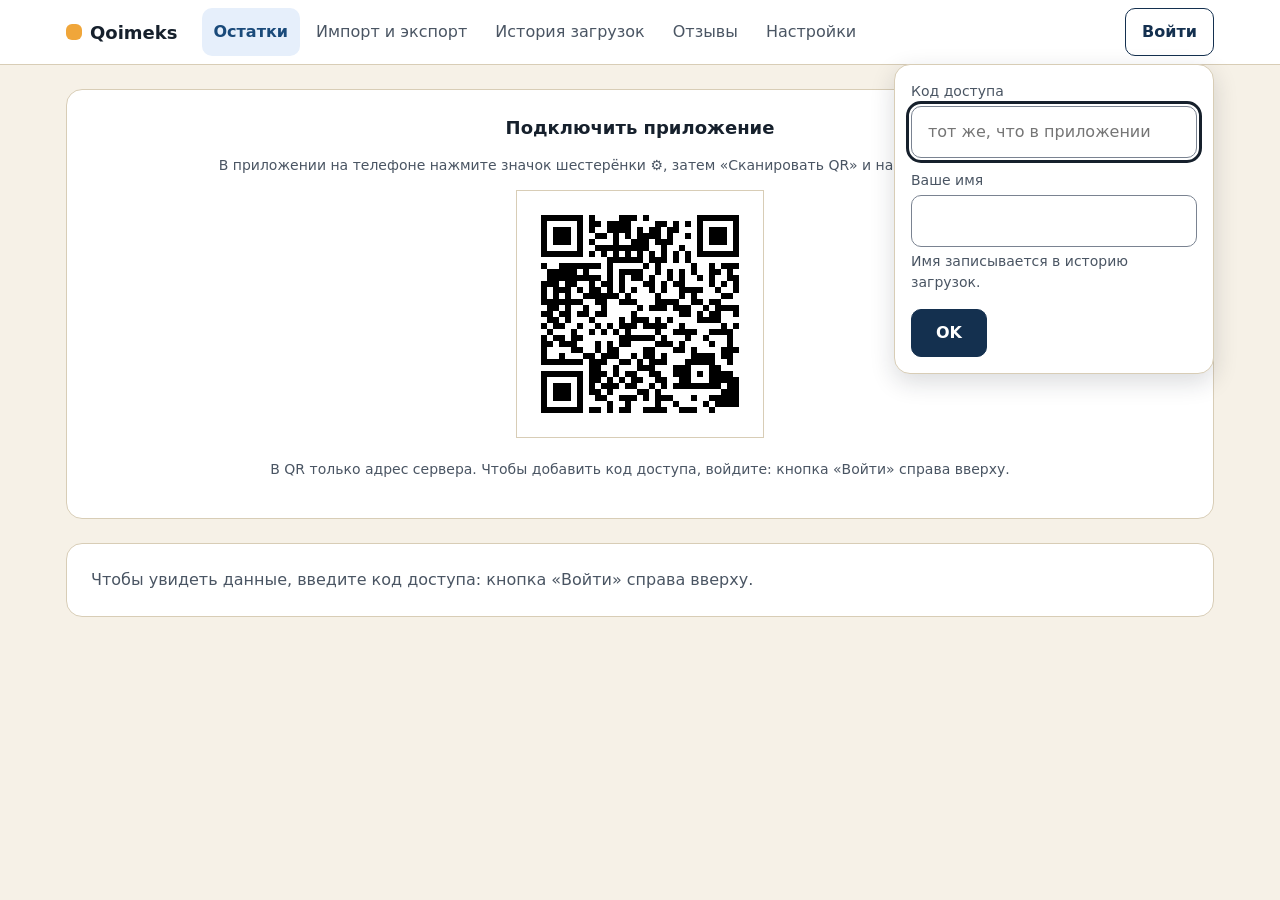
<file: server/internal/api/web.html>
<!doctype html>
<html lang="ru">
<head>
<meta charset="utf-8">
<meta name="viewport" content="width=device-width, initial-scale=1">
<title>Qoimeks</title>
<style>
  /* Design tokens: ai-dala design system 0.2, light theme (generated tokens.css, copied inline: no external request).
     The fonts are named with system fallbacks; font files are not bundled yet. */
  :root {
    --c-bg: #f6f1e7;
    --c-surface: #ffffff;
    --c-surface-2: #ede5d4;
    --c-text: #16202c;
    --c-text-soft: #4a5563;
    --c-text-mute: #5f6876;
    --c-border: #d8cdb6;
    --c-control-border: #7a8391;
    --c-focus: #16202c;
    --c-brand: #f0a63a;
    --c-primary: #14304f;
    --c-primary-hover: #1f4a77;
    --c-on-primary: #ffffff;
    --c-accent-text: #1a4a7a;
    --c-success: #2f9e44;
    --c-success-bg: #e3f4e7;
    --c-success-text: #1b6b34;
    --c-warning: #a07600;
    --c-warning-bg: #fff3c4;
    --c-warning-text: #5e4400;
    --c-error: #c92a2a;
    --c-on-error: #ffffff;
    --c-error-bg: #fde8e8;
    --c-error-text: #9b1c1c;
    --c-info: #2f6bc9;
    --c-info-bg: #e6effb;
    --c-info-text: #1e4f9a;
    --font-display: 'Literata', Georgia, serif;
    --font-sans: 'Onest', system-ui, -apple-system, 'Segoe UI', sans-serif;
    --font-mono: 'JetBrains Mono', ui-monospace, Consolas, monospace;
    --text-xs: 12px;
    --text-sm: 14px;
    --text-base: 16px;
    --text-lg: 18px;
    --text-xl: 20px;
    --text-2xl: 24px;
    --text-3xl: 30px;
    --text-4xl: 38px;
    --space-1: 4px;
    --space-2: 8px;
    --space-3: 12px;
    --space-4: 16px;
    --space-6: 24px;
    --space-8: 32px;
    --space-12: 48px;
    --space-16: 64px;
    --radius-sm: 6px;
    --radius-md: 10px;
    --radius-lg: 16px;
    --radius-full: 9999px;
    --size-touch-min: 48px;
    --size-touch-min-desktop: 36px;
    --size-input-height: 52px;
    --size-icon: 24px;
    --size-content-max: 1180px;
  }
  * { box-sizing: border-box; }
  body { margin: 0; font: var(--text-base)/1.5 var(--font-sans); color: var(--c-text); background: var(--c-bg); }
  main { max-width: var(--size-content-max); margin: 0 auto; padding: var(--space-6) var(--space-4) var(--space-16); }
  h1 { font-size: var(--text-2xl); margin: 0 0 var(--space-1); }
  p.lead { color: var(--c-text-soft); margin: 0; }
  section { background: var(--c-surface); border: 1px solid var(--c-border); border-radius: var(--radius-lg); padding: var(--space-6); margin-bottom: var(--space-6); }
  label { display: block; font-size: var(--text-sm); color: var(--c-text-soft); margin: 0 0 var(--space-1); }
  input[type=text], input[type=password] { width: 100%; min-height: var(--size-input-height); padding: var(--space-3) var(--space-4); font: inherit; color: var(--c-text); border: 1px solid var(--c-control-border); border-radius: var(--radius-md); background: var(--c-surface); }
  .bar { display: grid; grid-template-columns: 1fr 2fr; gap: var(--space-4); align-items: end; }
  @media (max-width: 600px) { .bar { grid-template-columns: 1fr; } }
  .tools { display: flex; gap: var(--space-4); align-items: center; flex-wrap: wrap; margin-top: var(--space-4); }
  .tools .spacer { flex: 1; }
  .check { display: flex; gap: var(--space-2); align-items: center; font-size: var(--text-base); color: var(--c-text); min-height: var(--size-touch-min); }
  .check input { width: var(--size-icon); height: var(--size-icon); accent-color: var(--c-primary); }
  .seg { display: inline-flex; border: 1.5px solid var(--c-primary); border-radius: var(--radius-md); overflow: hidden; }
  .seg button { border: 0; border-radius: 0; background: var(--c-surface); color: var(--c-primary); padding: var(--space-2) var(--space-4); }
  .seg button.on { background: var(--c-primary); color: var(--c-on-primary); }
  button, a.button { font: inherit; font-weight: 600; min-height: var(--size-touch-min); padding: var(--space-2) var(--space-6); border-radius: var(--radius-md); border: 1.5px solid var(--c-primary); background: var(--c-primary); color: var(--c-on-primary); cursor: pointer; text-decoration: none; display: inline-block; }
  button:hover, a.button:hover { background: var(--c-primary-hover); border-color: var(--c-primary-hover); }
  button.secondary, a.button.secondary { background: var(--c-surface); color: var(--c-primary); border-color: var(--c-primary); }
  button.secondary:hover, a.button.secondary:hover { background: var(--c-surface-2); }
  .seg button:hover { background: var(--c-surface-2); }
  .seg button.on:hover { background: var(--c-primary-hover); }
  button:disabled { background: var(--c-surface-2); border-color: var(--c-border); color: var(--c-text-mute); cursor: default; }
  button.danger { background: var(--c-error); border-color: var(--c-error); color: var(--c-on-error); }
  button.danger:hover { background: var(--c-error-text); border-color: var(--c-error-text); }
  dialog.confirm { max-width: 32rem; width: calc(100% - 2 * var(--space-4)); padding: var(--space-6); border: 1px solid var(--c-border); border-radius: var(--radius-lg); background: var(--c-surface); color: var(--c-text); }
  dialog.confirm::backdrop { background: var(--c-text-soft); opacity: 0.9; }
  dialog.confirm .actions { margin-top: var(--space-4); }
  button.small { padding: var(--space-1) var(--space-3); font-size: var(--text-sm); }
  /* A mouse needs smaller targets than a finger. */
  @media (pointer: fine) { button.small { min-height: var(--size-touch-min-desktop); } }
  :focus-visible { outline: 3px solid var(--c-focus); outline-offset: 2px; }
  table { width: 100%; border-collapse: collapse; font-size: var(--text-base); }
  th, td { text-align: left; padding: var(--space-2) var(--space-3); border-bottom: 1px solid var(--c-border); vertical-align: top; }
  th { color: var(--c-text-soft); font-weight: 600; font-size: var(--text-sm); }
  /* Numbers are monospace and right-aligned, codes monospace and left-aligned. */
  td.num, th.num { text-align: right; white-space: nowrap; font-variant-numeric: tabular-nums; }
  td.num { font-family: var(--font-mono); }
  td.code { white-space: nowrap; font-weight: 600; font-family: var(--font-mono); }
  tr.group td { background: var(--c-surface-2); font-weight: 600; }
  tr.empty td.num { color: var(--c-text-mute); }
  .place { display: inline-block; margin: 0 var(--space-2) var(--space-1) 0; padding: 1px var(--space-2); border: 1px solid var(--c-border); border-radius: var(--radius-full); font-family: var(--font-mono); font-size: var(--text-sm); white-space: nowrap; }
  .place.neg, td.neg { color: var(--c-error-text); border-color: var(--c-error); }
  #codesList .codeRow { display: flex; gap: var(--space-3); align-items: center; flex-wrap: wrap; padding: var(--space-2) 0; border-bottom: 1px solid var(--c-border); }
  #codesList .codeRow .place { margin: 0; }
  input.mono { font-family: var(--font-mono); }
  .count { color: var(--c-text-soft); font-size: var(--text-sm); margin: var(--space-3) 0 0; }
  .scroll { overflow-x: auto; }
  .hint { color: var(--c-text-soft); font-size: var(--text-sm); }
  .row { display: grid; grid-template-columns: 1fr 1fr; gap: var(--space-4); }
  @media (max-width: 600px) { .row { grid-template-columns: 1fr; } }
  select { width: 100%; min-height: var(--size-input-height); padding: var(--space-3) var(--space-4); font: inherit; color: var(--c-text); border: 1px solid var(--c-control-border); border-radius: var(--radius-md); background: var(--c-surface); }
  input[type=file] { font: inherit; width: 100%; min-height: var(--size-touch-min); }
  h2 { font-size: var(--text-lg); margin: 0 0 var(--space-3); }
  .field { margin-top: var(--space-3); }
  .box { display: flex; gap: var(--space-3); align-items: flex-start; margin-top: var(--space-4); color: var(--c-text); font-size: var(--text-base); }
  .box input { margin-top: var(--space-1); width: var(--size-icon); height: var(--size-icon); flex: none; accent-color: var(--c-primary); }
  .actions { display: flex; gap: var(--space-3); margin-top: var(--space-6); flex-wrap: wrap; }
  #report { display: none; margin-top: var(--space-6); border-top: 1px solid var(--c-border); padding-top: var(--space-4); }
  .numbers { display: grid; grid-template-columns: repeat(4, 1fr); gap: var(--space-3); }
  @media (max-width: 600px) { .numbers { grid-template-columns: repeat(2, 1fr); } }
  .numbers div { border: 1px solid var(--c-border); border-radius: var(--radius-md); padding: var(--space-3); }
  .numbers b { display: block; font-size: var(--text-2xl); font-family: var(--font-mono); }
  .numbers span { color: var(--c-text-soft); font-size: var(--text-sm); }
  #remarksBlock, #changesBlock, #notInFileBlock { margin-top: var(--space-4); }
  #remarksBlock .scroll, #changesBlock .scroll, #notInFileBlock .scroll { max-height: 320px; overflow: auto; margin-top: var(--space-2); }
  #report thead th { position: sticky; top: 0; background: var(--c-surface); }
  td.pos { color: var(--c-text-mute); width: 1%; }
  /* Long names without spaces must not push the quantities out of sight. */
  #changes td:nth-child(4), #notInFile td:nth-child(3), #remarks td:nth-child(3) { overflow-wrap: anywhere; }
  #report th { white-space: nowrap; }
  #history td { white-space: nowrap; }
  header.top { position: sticky; top: 0; z-index: 10; background: var(--c-surface); border-bottom: 1px solid var(--c-border); margin: 0; display: block; }
  header.top .inner { max-width: var(--size-content-max); margin: 0 auto; padding: var(--space-2) var(--space-4); display: flex; align-items: center; gap: var(--space-2) var(--space-6); flex-wrap: wrap; }
  /* Amber is the brand colour: only the logo mark uses it. */
  .brand { font-weight: 700; font-size: var(--text-lg); display: inline-flex; align-items: center; gap: var(--space-2); }
  .brand::before { content: ""; width: var(--space-4); height: var(--space-4); border-radius: var(--radius-sm); background: var(--c-brand); }
  #nav { display: flex; gap: var(--space-1); flex-wrap: wrap; flex: 1; }
  #nav a { display: inline-flex; align-items: center; min-height: var(--size-touch-min); padding: var(--space-2) var(--space-3); border-radius: var(--radius-md); color: var(--c-text-soft); text-decoration: none; white-space: nowrap; }
  #nav a:hover { background: var(--c-surface-2); }
  #nav a.on { background: var(--c-info-bg); color: var(--c-accent-text); font-weight: 600; }
  .access { position: relative; margin-left: auto; }
  #accessButton { padding: var(--space-2) var(--space-4); max-width: 220px; overflow: hidden; text-overflow: ellipsis; white-space: nowrap; }
  #accessPanel { position: absolute; right: 0; top: calc(100% + var(--space-2)); width: min(320px, calc(100vw - 32px)); padding: var(--space-4); background: var(--c-surface); border: 1px solid var(--c-border); border-radius: var(--radius-lg); box-shadow: 0 8px 24px color-mix(in srgb, var(--c-text) 16%, transparent); }
  #accessPanel .hint { margin: var(--space-1) 0 0; }
  #accessPanel .actions { margin-top: var(--space-4); }
  [hidden] { display: none !important; }
  /* A message is an icon, words and a colour, never a colour alone. */
  .note { margin-top: var(--space-4); padding: var(--space-3) var(--space-4); border-radius: var(--radius-md); display: none; }
  .note.error { display: block; background: var(--c-error-bg); color: var(--c-error-text); border: 1px solid var(--c-error); }
  .note.error::before { content: "\26A0\FE0E\00A0"; }
  .note.ok { display: block; background: var(--c-success-bg); color: var(--c-success-text); border: 1px solid var(--c-success); }
  .note.ok::before { content: "\2713\00A0"; }
  #historyMessage { margin: 0 0 var(--space-3); }
  #setup { text-align: center; }
  #setup canvas { max-width: 100%; height: auto; border: 1px solid var(--c-border); }
  #setup .warn { color: var(--c-error-text); font-weight: 600; }
  #setup .warn::before { content: "\26A0\FE0E\00A0"; }
  .page h1 { font-size: var(--text-xl); margin: 0 0 var(--space-3); }
  @media (max-width: 600px) { section { padding: var(--space-4); } }
  .fb { border: 1px solid var(--c-border); border-radius: var(--radius-md); padding: var(--space-3) var(--space-4); margin-top: var(--space-3); }
  .fb .meta { color: var(--c-text-soft); }
  .fb .badge { background: var(--c-info-bg); color: var(--c-info-text); border: 1px solid var(--c-info); border-radius: var(--radius-full); padding: 0 var(--space-2); font-weight: 600; }
  .fb .badge::before { content: "\2605\00A0"; }
  .fb pre { white-space: pre-wrap; word-break: break-word; margin: var(--space-2) 0 0; font-family: var(--font-mono); }
  .fb pre.msg { font-family: inherit; }
  button.kindpick.on { background: var(--c-primary); color: var(--c-on-primary); }
  @media (max-width: 600px) { #nav { flex: 1 1 100%; order: 3; } }
</style>
</head>
<body>
<header class="top">
  <div class="inner">
    <span class="brand">Qoimeks</span>
    <nav id="nav">
      <a href="#balances">Остатки</a>
      <a href="#excel">Импорт и экспорт</a>
      <a href="#history">История загрузок</a>
      <a href="#feedback">Отзывы</a>
<!--settings:begin-->      <a href="#settings">Настройки</a>
<!--settings:end-->    </nav>
    <div class="access">
      <button id="accessButton" class="secondary" type="button" aria-haspopup="true" aria-expanded="false">Войти</button>
      <form id="accessPanel" hidden>
        <label for="token">Код доступа</label>
        <input id="token" type="password" autocomplete="current-password" placeholder="тот же, что в приложении">
        <label for="who" class="field">Ваше имя</label>
        <input id="who" type="text" autocomplete="username">
        <p class="hint">Имя записывается в историю загрузок.</p>
        <div id="accessMessage" class="note"></div>
        <div class="actions">
          <button id="accessOK" type="submit">OK</button>
          <button id="signOut" class="secondary" type="button" hidden>Выйти</button>
        </div>
      </form>
    </div>
  </div>
</header>

<main>
  <section id="setup">
    <h2>Подключить приложение</h2>
    <p class="hint">В приложении на телефоне нажмите значок шестерёнки ⚙, затем «Сканировать QR» и наведите камеру на код.</p>
    <canvas id="setupQR" width="260" height="260" role="img" aria-label="QR-код для подключения приложения"></canvas>
    <p id="setupFail" class="hint" hidden></p>
    <p id="setupState" class="hint"></p>
    <p id="setupWarn" class="warn" hidden>QR с кодом доступа никому не показывайте: по нему можно войти в систему.</p>
  </section>

  <section id="signedOut">
    <p class="lead">Чтобы увидеть данные, введите код доступа: кнопка «Войти» справа вверху.</p>
  </section>

  <div class="page" id="page-balances" hidden>
    <section>
      <h1>Остатки</h1>
      <label for="q">Поиск по артикулу, названию, месту или коду (Enter — найти по штрихкоду)</label>
      <input id="q" type="text" autocomplete="off">
      <div class="tools">
        <div class="seg" role="group" aria-label="Вид">
          <button id="byItem" class="on" type="button">По товарам</button>
          <button id="byPlace" type="button">По местам</button>
        </div>
        <label class="check"><input id="inStock" type="checkbox" checked> Только с остатком</label>
        <span class="spacer"></span>
        <button id="reload" class="secondary" type="button">Обновить</button>
      </div>
      <div id="message" class="note"></div>
    </section>

    <dialog id="codeConfirm" class="confirm" aria-labelledby="codeConfirmText">
      <p id="codeConfirmText"></p>
      <div class="actions">
        <button id="codeKeep" class="secondary" type="button">Оставить код</button>
        <button id="codeDrop" class="danger" type="button">Удалить код</button>
      </div>
    </dialog>

    <section id="codesPanel" hidden>
      <h2 id="codesTitle"></h2>
      <div id="codesList"></div>
      <label for="codeInput" class="field">Новый код (введите или считайте сканером)</label>
      <input id="codeInput" type="text" autocomplete="off" spellcheck="false" class="mono">
      <div class="actions">
        <button id="codeAdd" type="button">Сохранить код</button>
        <button id="codesClose" class="secondary" type="button">Закрыть</button>
      </div>
      <div id="codesMessage" class="note"></div>
    </section>

    <section>
      <div class="scroll"><table id="table"></table></div>
      <p class="count" id="count"></p>
    </section>
  </div>

  <div class="page" id="page-excel" hidden>
    <section>
      <h1>Выгрузка в Excel</h1>
      <p class="hint">Текущие остатки одним файлом, по строке на товар и место. Файл можно исправить в Excel и загрузить обратно.</p>
      <div class="actions">
        <button id="export" type="button">Выгрузить в Excel</button>
      </div>
      <div id="exportMessage" class="note"></div>
    </section>

    <section>
      <h1>Загрузка из Excel</h1>
      <label for="file" class="field">Файл Excel (.xlsx, до 12 МБ)</label>
      <input id="file" type="file" accept=".xlsx">
      <label for="sheet" class="field">Лист</label>
      <select id="sheet" disabled><option value="">Первый лист (последняя неделя)</option></select>
      <label class="box">
        <input id="balances" type="checkbox">
        <span>Записать остатки из файла<br>
          <span class="hint">Остатки в системе заменяются остатками из файла. Каждое расхождение записывается в историю как корректировка. Товары, которых в файле нет, не изменяются.</span>
        </span>
      </label>
      <div class="actions">
        <button id="check" disabled>Проверить</button>
        <button id="apply" class="secondary" disabled>Загрузить в систему</button>
      </div>
      <div id="importMessage" class="note"></div>

      <div id="report">
        <h2 id="reportTitle"></h2>
        <div class="numbers">
          <div><b id="nNew">0</b><span>новых товаров</span></div>
          <div><b id="nUpdated">0</b><span>обновится товаров</span></div>
          <div><b id="nLocations">0</b><span>новых мест</span></div>
          <div><b id="nBalances">0</b><span id="nBalancesLabel">остатков изменится</span></div>
        </div>
        <p class="hint" id="fileLine"></p>
        <div id="remarksBlock">
          <b>Замечания к файлу</b>
          <span class="hint">— файл загружается целиком; проверьте эти строки и при необходимости исправьте их в файле.</span>
          <div class="scroll"><table>
            <thead><tr><th class="num">№</th><th class="num">Строка файла</th><th>Замечание</th></tr></thead>
            <tbody id="remarks"></tbody>
          </table></div>
        </div>
        <div id="changesBlock">
          <b>Изменения остатков</b>
          <span class="hint">— где остаток в системе отличается от файла.</span>
          <div class="scroll"><table>
            <thead><tr><th class="num">№</th><th class="num">Строка файла</th><th>Артикул</th><th>Номенклатура</th><th>Место</th><th class="num">Было</th><th class="num">Станет</th><th class="num">Разница</th></tr></thead>
            <tbody id="changes"></tbody>
          </table></div>
        </div>
        <div id="notInFileBlock">
          <b>Нет в файле</b>
          <span class="hint">— у этих товаров есть остаток в системе, но в файле их нет. Остаток не изменяется.</span>
          <div class="scroll"><table>
            <thead><tr><th class="num">№</th><th>Артикул</th><th>Номенклатура</th><th>Место</th><th class="num">Остаток</th></tr></thead>
            <tbody id="notInFile"></tbody>
          </table></div>
        </div>
      </div>
    </section>
  </div>

  <div class="page" id="page-history" hidden>
    <section>
      <h1>История загрузок</h1>
      <p class="hint">Отмена загрузки возвращает остатки, которые она изменила. Записи не удаляются: в историю добавляются обратные корректировки, а операции, сделанные после загрузки, сохраняются. Названия и места товаров отмена не меняет.</p>
      <div id="historyMessage" class="note"></div>
      <div class="scroll">
        <table>
          <thead><tr><th class="num">№</th><th>Когда</th><th>Кто</th><th>Файл</th><th>Лист</th><th>Новых</th><th>Обновлено</th><th>Мест</th><th>Остатков</th><th></th></tr></thead>
          <tbody id="history"></tbody>
        </table>
      </div>
    </section>
  </div>

  <div class="page" id="page-feedback" hidden>
    <section>
      <h1>Отзывы</h1>
      <p class="hint">Сообщения из приложения и ошибки, которые сервер записал сам. Сначала новые. Метка «новое» стоит у записей, появившихся после вашего прошлого визита в этот раздел.</p>
      <div class="actions">
        <button id="feedbackReload" class="secondary" type="button">Обновить</button>
        <button id="feedbackExport" type="button">Выгрузить в Markdown</button>
      </div>
      <div id="feedbackMessage" class="note"></div>
    </section>
    <section>
      <h2>По видам</h2>
      <div class="scroll">
        <table>
          <thead><tr><th>Вид</th><th class="num">Записей</th><th>Последняя</th></tr></thead>
          <tbody id="feedbackKinds"></tbody>
        </table>
      </div>
      <p class="count" id="feedbackCount"></p>
    </section>
    <section id="feedbackList"></section>
  </div>

<!--settings:begin-->
  <div class="page" id="page-settings" hidden>
    <section>
      <h1>Настройки</h1>
      <p class="hint">Языковая модель и распознавание речи: сервис, модель и ключ. Ключ хранится на сервере в зашифрованном виде, здесь виден только в закрытой форме и в приложение не передаётся. Раздел открывается только общим кодом доступа. Кнопка «Проверить» делает один недорогой запрос с сохранёнными настройками (или с переменными окружения, если ничего не сохранено).</p>
      <div id="settingsMessage" class="note"></div>
    </section>
    <section id="settingsForms"></section>
  </div>
<!--settings:end-->
</main>

<script>
const $ = id => document.getElementById(id);
let stock = null; // answer of /api/stock
let mode = 'item';

// The code lives for the browser session, the name is remembered on this computer.
// signedIn means the server has accepted the code.
const access = {
  token: sessionStorage.getItem('accessToken') || '',
  who: localStorage.getItem('adminName') || '',
  signedIn: false,
};

// --- setup-qr begin (pure functions, no DOM: the Go test runs this block under node)
// The payload the app scans; code is left out until the server has accepted it.
function setupPayload(origin, code) {
  let s = 'qoimeks://setup?url=' + encodeURIComponent(origin);
  if (code) s += '&code=' + encodeURIComponent(code);
  return s;
}

// Minimal QR encoder: byte mode, error correction level M, versions 1-10.
// Per version: [EC codewords per block, blocks with short data, short data size, blocks with long data].
const QR_M = [null, [10, 1, 16, 0], [16, 1, 28, 0], [26, 1, 44, 0], [18, 2, 32, 0], [24, 2, 43, 0],
  [16, 4, 27, 0], [18, 4, 31, 0], [22, 2, 38, 2], [22, 3, 36, 2], [26, 4, 43, 1]];
const QR_ALIGN = [null, [], [6, 18], [6, 22], [6, 26], [6, 30], [6, 34], [6, 22, 38], [6, 24, 42], [6, 26, 46], [6, 28, 50]];

function qrDataSize(v) {
  const [, n1, d1, n2] = QR_M[v];
  return n1 * d1 + n2 * (d1 + 1);
}

function qrReedSolomon(data, degree) {
  const exp = [], log = [];
  for (let i = 0, x = 1; i < 255; i++) { exp[i] = x; log[x] = i; x <<= 1; if (x & 256) x ^= 0x11D; }
  const mul = (a, b) => (a && b ? exp[(log[a] + log[b]) % 255] : 0);
  let gen = [1];
  for (let i = 0; i < degree; i++) {
    const next = new Array(gen.length + 1).fill(0);
    gen.forEach((c, j) => { next[j] ^= c; next[j + 1] ^= mul(c, exp[i]); });
    gen = next;
  }
  const rem = new Array(degree).fill(0);
  for (const b of data) {
    const f = b ^ rem.shift();
    rem.push(0);
    for (let i = 0; i < degree; i++) rem[i] ^= mul(gen[i + 1], f);
  }
  return rem;
}

function qrCodewords(bytes, v) {
  const cap = qrDataSize(v);
  const bits = [];
  const put = (val, n) => { for (let i = n - 1; i >= 0; i--) bits.push((val >>> i) & 1); };
  put(4, 4);
  put(bytes.length, v < 10 ? 8 : 16);
  bytes.forEach(b => put(b, 8));
  put(0, Math.min(4, cap * 8 - bits.length));
  while (bits.length % 8) bits.push(0);
  const data = [];
  for (let i = 0; i < bits.length; i += 8) data.push(parseInt(bits.slice(i, i + 8).join(''), 2));
  for (let pad = 0xEC; data.length < cap; pad ^= 0xEC ^ 0x11) data.push(pad);

  const [ec, n1, d1, n2] = QR_M[v];
  const blocks = [];
  let at = 0;
  for (let i = 0; i < n1 + n2; i++) {
    const len = i < n1 ? d1 : d1 + 1;
    blocks.push(data.slice(at, at + len));
    at += len;
  }
  const eccs = blocks.map(b => qrReedSolomon(b, ec));
  const out = [];
  for (let i = 0; i <= d1; i++) blocks.forEach(b => { if (i < b.length) out.push(b[i]); });
  for (let i = 0; i < ec; i++) eccs.forEach(e => out.push(e[i]));
  return out;
}

function qrPenalty(m) {
  const n = m.length;
  let p = 0;
  for (let t = 0; t < 2; t++) {
    const at = (a, b) => (t ? m[b][a] : m[a][b]);
    for (let a = 0; a < n; a++) {
      let run = 1;
      for (let b = 1; b <= n; b++) {
        if (b < n && at(a, b) === at(a, b - 1)) { run++; continue; }
        if (run >= 5) p += run - 2;
        run = 1;
      }
      for (let b = 0; b + 11 <= n; b++) {
        const s = [];
        for (let k = 0; k < 11; k++) s.push(at(a, b + k) ? 1 : 0);
        const str = s.join('');
        if (str === '10111010000' || str === '00001011101') p += 40;
      }
    }
  }
  let dark = 0;
  for (let y = 0; y < n; y++) {
    for (let x = 0; x < n; x++) {
      if (m[y][x]) dark++;
      if (x + 1 < n && y + 1 < n && m[y][x] === m[y][x + 1] && m[y][x] === m[y + 1][x] && m[y][x] === m[y + 1][x + 1]) p += 3;
    }
  }
  return p + 10 * Math.floor(Math.abs(dark * 20 - n * n * 10) / (n * n));
}

// qrMatrix returns rows of booleans (true = dark), without the quiet zone.
function qrMatrix(text) {
  const bytes = Array.from(new TextEncoder().encode(text));
  let v = 1;
  while (v <= 10 && (v < 10 ? 8 : 16) + 4 + bytes.length * 8 > qrDataSize(v) * 8) v++;
  if (v > 10) throw new Error('too long');
  const words = qrCodewords(bytes, v);
  const n = 17 + 4 * v;
  const mod = Array.from({ length: n }, () => new Array(n).fill(false));
  const fn = Array.from({ length: n }, () => new Array(n).fill(false));
  const set = (x, y, dark) => { if (x >= 0 && y >= 0 && x < n && y < n) { mod[y][x] = dark; fn[y][x] = true; } };

  for (let i = 0; i < n; i++) { set(6, i, i % 2 === 0); set(i, 6, i % 2 === 0); }
  const finder = (cx, cy) => {
    for (let dy = -4; dy <= 4; dy++) for (let dx = -4; dx <= 4; dx++) {
      const d = Math.max(Math.abs(dx), Math.abs(dy));
      set(cx + dx, cy + dy, d !== 4 && d !== 2);
    }
  };
  finder(3, 3); finder(n - 4, 3); finder(3, n - 4);
  const al = QR_ALIGN[v];
  al.forEach((cx, i) => al.forEach((cy, j) => {
    if ((i === 0 && j === 0) || (i === 0 && j === al.length - 1) || (i === al.length - 1 && j === 0)) return;
    for (let dy = -2; dy <= 2; dy++) for (let dx = -2; dx <= 2; dx++) set(cx + dx, cy + dy, Math.max(Math.abs(dx), Math.abs(dy)) !== 1);
  }));
  const format = mask => {
    let rem = mask; // level M is 00, so the 5 data bits are just the mask
    for (let i = 0; i < 10; i++) rem = (rem << 1) ^ ((rem >>> 9) * 0x537);
    const bits = ((mask << 10) | rem) ^ 0x5412;
    const bit = i => ((bits >>> i) & 1) !== 0;
    for (let i = 0; i <= 5; i++) set(8, i, bit(i));
    set(8, 7, bit(6)); set(8, 8, bit(7)); set(7, 8, bit(8));
    for (let i = 9; i < 15; i++) set(14 - i, 8, bit(i));
    for (let i = 0; i < 8; i++) set(n - 1 - i, 8, bit(i));
    for (let i = 8; i < 15; i++) set(8, n - 15 + i, bit(i));
    set(8, n - 8, true);
  };
  format(0);
  if (v >= 7) {
    let rem = v;
    for (let i = 0; i < 12; i++) rem = (rem << 1) ^ ((rem >>> 11) * 0x1F25);
    const bits = (v << 12) | rem;
    for (let i = 0; i < 18; i++) {
      const a = n - 11 + (i % 3), b = Math.floor(i / 3), dark = ((bits >>> i) & 1) !== 0;
      set(a, b, dark); set(b, a, dark);
    }
  }

  let i = 0;
  for (let right = n - 1; right >= 1; right -= 2) {
    if (right === 6) right = 5;
    for (let vert = 0; vert < n; vert++) for (let j = 0; j < 2; j++) {
      const x = right - j, y = ((right + 1) & 2) === 0 ? n - 1 - vert : vert;
      if (!fn[y][x] && i < words.length * 8) {
        mod[y][x] = ((words[i >>> 3] >>> (7 - (i & 7))) & 1) !== 0;
        i++;
      }
    }
  }

  const masks = [
    (x, y) => (x + y) % 2 === 0, (x, y) => y % 2 === 0, (x, y) => x % 3 === 0, (x, y) => (x + y) % 3 === 0,
    (x, y) => (Math.floor(x / 3) + Math.floor(y / 2)) % 2 === 0, (x, y) => (x * y) % 2 + (x * y) % 3 === 0,
    (x, y) => ((x * y) % 2 + (x * y) % 3) % 2 === 0, (x, y) => ((x + y) % 2 + (x * y) % 3) % 2 === 0,
  ];
  let best = null, bestScore = Infinity;
  for (let mask = 0; mask < 8; mask++) {
    format(mask);
    const cand = mod.map((row, y) => row.map((d, x) => (fn[y][x] ? d : d !== masks[mask](x, y))));
    const score = qrPenalty(cand);
    if (score < bestScore) { best = cand; bestScore = score; }
  }
  return best;
}
// --- setup-qr end

// Draws the setup QR; the code goes in only after the server has accepted it.
function renderSetup() {
  const withCode = access.signedIn && access.token !== '';
  const origin = location.origin;
  let m = null;
  let fail = '';
  if (!origin || origin === 'null') {
    fail = 'Адрес сервера неизвестен: откройте страницу по адресу сервера.';
  } else {
    try {
      m = qrMatrix(setupPayload(origin, withCode ? access.token : ''));
    } catch (e) {
      fail = 'Слишком длинный код для QR. Введите адрес и код в приложении вручную.';
    }
  }
  const canvas = $('setupQR');
  canvas.hidden = !m;
  $('setupFail').hidden = !fail;
  $('setupFail').textContent = fail;
  $('setupWarn').hidden = !(m && withCode);
  $('setupState').textContent = !m ? '' : withCode
    ? 'В QR есть адрес сервера и код доступа.'
    : 'В QR только адрес сервера. Чтобы добавить код доступа, войдите: кнопка «Войти» справа вверху.';
  if (!m) return;
  const quiet = 4;
  const scale = Math.max(2, Math.floor(260 / (m.length + 2 * quiet)));
  const size = (m.length + 2 * quiet) * scale;
  canvas.width = size;
  canvas.height = size;
  const g = canvas.getContext('2d');
  g.fillStyle = '#fff';
  g.fillRect(0, 0, size, size);
  g.fillStyle = '#000';
  m.forEach((row, y) => row.forEach((dark, x) => {
    if (dark) g.fillRect((x + quiet) * scale, (y + quiet) * scale, scale, scale);
  }));
}

function say(text, kind, id) {
  const box = $(id || 'message');
  box.textContent = text;
  box.className = 'note ' + (kind || '');
}

const messages = {
  401: 'Неверный код доступа.',
  409: 'Файл изменился после проверки. Проверьте его ещё раз.',
  413: 'Файл больше 12 МБ.',
  503: 'Сервер недоступен.',
};

async function call(path, options) {
  let resp;
  try {
    resp = await fetch(path, { ...options, headers: { Authorization: 'Bearer ' + access.token } });
  } catch (e) {
    throw new Error('Нет связи с сервером.');
  }
  if (!resp.ok) {
    let body = null;
    try { body = await resp.json(); } catch (e) { /* not JSON */ }
    const own = body && body.error;
    // the settings routes explain themselves; the generic map is for the import routes
    /*settings:begin*/ if (path.startsWith('/api/settings/') && own) throw new Error(own); /*settings:end*/
    throw new Error(messages[resp.status] || own || ('Ошибка ' + resp.status));
  }
  return resp;
}

const callJSON = async (path, options) => (await call(path, options)).json();

const fmt = n => n.toLocaleString('ru-RU', { maximumFractionDigits: 3 });

function el(tag, text, cls) {
  const e = document.createElement(tag);
  if (text !== undefined) e.textContent = text;
  if (cls) e.className = cls;
  return e;
}

function matches(words, ...fields) {
  const hay = fields.join(' ').toLowerCase();
  return words.every(w => hay.includes(w));
}

function render() {
  const table = $('table');
  table.replaceChildren();
  if (!stock) { $('count').textContent = ''; return; }
  const words = $('q').value.toLowerCase().split(/\s+/).filter(Boolean);
  const onlyStock = $('inStock').checked;
  const head = (...cols) => {
    const tr = el('tr');
    for (const [text, num] of cols) tr.append(el('th', text, num ? 'num' : ''));
    const thead = el('thead');
    thead.append(tr);
    table.append(thead);
  };
  const body = el('tbody');
  table.append(body);
  let shown = 0;

  if (mode === 'item') {
    head(['№', true], ['Артикул'], ['Наименование'], ['Всего', true], ['Ед.'], ['Места'], ['Коды']);
    for (const it of stock) {
      if (onlyStock && it.places.length === 0) continue;
      if (!matches(words, it.code, it.name, ...it.places.map(p => p.location_code), ...(it.codes || []).map(c => c.code))) continue;
      shown++;
      const tr = el('tr', undefined, it.places.length ? '' : 'empty');
      tr.append(el('td', shown, 'num pos'), el('td', it.code, 'code'), el('td', it.name),
        el('td', fmt(it.total), 'num' + (it.total < 0 ? ' neg' : '')), el('td', it.unit));
      const td = el('td');
      for (const p of it.places) {
        td.append(el('span', p.location_code + ': ' + fmt(p.qty), 'place' + (p.qty < 0 ? ' neg' : '')));
      }
      if (!it.places.length) td.append(el('span', it.home ? 'нет на складе, место ' + it.home : 'нет на складе', 'hint'));
      tr.append(td);
      const ct = el('td');
      for (const c of it.codes || []) ct.append(el('span', c.code, 'place'));
      const btn = el('button', 'Коды', 'secondary small');
      btn.type = 'button';
      btn.dataset.sku = it.sku_id;
      btn.setAttribute('aria-label', 'Коды товара ' + it.code);
      btn.onclick = () => openCodes(it);
      ct.append(btn);
      tr.append(ct);
      body.append(tr);
    }
    $('count').textContent = 'Товаров: ' + shown + ' из ' + stock.length;
  } else {
    head(['№', true], ['Место'], ['Артикул'], ['Наименование'], ['Остаток', true], ['Ед.']);
    const byPlace = new Map(); // code -> {name, rows: [{it, qty}]}
    for (const it of stock) {
      for (const p of it.places) {
        if (!byPlace.has(p.location_code)) byPlace.set(p.location_code, { name: p.location_name, rows: [] });
        byPlace.get(p.location_code).rows.push({ it, qty: p.qty });
      }
    }
    for (const code of [...byPlace.keys()].sort()) {
      const g = byPlace.get(code);
      const rows = g.rows.filter(r => matches(words, code, g.name, r.it.code, r.it.name));
      if (!rows.length) continue;
      const tr = el('tr', undefined, 'group');
      const td = el('td', code + (g.name ? ' — ' + g.name : ''));
      td.colSpan = 6;
      tr.append(td);
      body.append(tr);
      for (const r of rows) {
        shown++;
        const row = el('tr');
        row.append(el('td', shown, 'num pos'), el('td', code), el('td', r.it.code, 'code'), el('td', r.it.name),
          el('td', fmt(r.qty), 'num' + (r.qty < 0 ? ' neg' : '')), el('td', r.it.unit));
        body.append(row);
      }
    }
    $('count').textContent = 'Строк: ' + shown + ' в ' + body.querySelectorAll('tr.group').length + ' местах';
  }
  if (shown === 0) {
    const tr = el('tr');
    const td = el('td', stock.length ? 'Ничего не найдено' : 'В системе пока нет товаров', 'hint');
    td.colSpan = 7;
    tr.append(td);
    body.append(tr);
  }
}

// --- codes panel: list, assign and remove the codes of one SKU; lookup by code in the search box
let codesSKU = null; // the stock item the panel is open for

const sayCodes = (text, kind) => say(text, kind, 'codesMessage');

function guessCodeType(code) {
  if (/^\d{13}$/.test(code)) return 'ean13';
  if (/^\d{8}$/.test(code)) return 'ean8';
  return 'manual';
}

async function codeCall(path, options) {
  let resp;
  try {
    resp = await fetch(path, { ...options, headers: { Authorization: 'Bearer ' + access.token, 'Content-Type': 'application/json' } });
  } catch (e) {
    throw new Error('Нет связи с сервером.');
  }
  if (resp.ok) return resp.json();
  let body = {};
  try { body = await resp.json(); } catch (e) { /* not JSON */ }
  const err = new Error(codeMessage(resp.status, body));
  err.reason = body.reason;
  throw err;
}

function codeMessage(status, body) {
  switch (body.reason) {
    case 'code_in_use': {
      const o = body.owner || {};
      return 'Код ' + body.code + ' уже занят: ' + (o.object_code || '') + ' ' + (o.object_name || '') + '. Один код может указывать только на один товар или место.';
    }
    case 'code_not_found': return 'Код не найден. Откройте товар и добавьте код кнопкой «Коды».';
    case 'invalid_code': return 'Код не подходит: уберите пробелы и проверьте, что код не пустой и не слишком длинный.';
    default: return messages[status] || body.error || ('Ошибка ' + status);
  }
}

function renderCodes() {
  const list = $('codesList');
  list.replaceChildren();
  $('codesPanel').hidden = !codesSKU;
  if (!codesSKU) return;
  $('codesTitle').textContent = 'Коды: ' + codesSKU.code + ' ' + codesSKU.name;
  const codes = codesSKU.codes || [];
  if (!codes.length) list.append(el('p', 'Кодов пока нет.', 'hint'));
  for (const c of codes) {
    const row = el('div', undefined, 'codeRow');
    row.append(el('span', c.code, 'place'), el('span', ({ ean13: 'EAN-13', ean8: 'EAN-8', manual: 'свой код' })[c.code_type] || c.code_type, 'hint'));
    const del = el('button', 'Удалить', 'secondary small');
    del.type = 'button';
    del.setAttribute('aria-label', 'Удалить код ' + c.code);
    del.dataset.id = c.id;
    del.onclick = () => removeCode(c);
    row.append(del);
    list.append(row);
  }
}

function openCodes(it) {
  codesSKU = it;
  sayCodes('');
  renderCodes();
  $('codesPanel').scrollIntoView({ block: 'nearest' });
  $('codeInput').focus();
}

async function refreshStock() {
  stock = await callJSON('/api/stock');
  if (codesSKU) codesSKU = stock.find(i => i.sku_id === codesSKU.sku_id) || null;
  render();
  renderCodes();
}

async function assignCode() {
  if (needName(sayCodes)) return;
  const code = $('codeInput').value.trim();
  if (code === '') { sayCodes('Введите код.', 'error'); return; }
  const send = type => codeCall('/api/codes', { method: 'POST', body: JSON.stringify({
    id: crypto.randomUUID(), object_type: 'sku', object_id: codesSKU.sku_id, code_type: type, code, operator: access.who }) });
  $('codeAdd').disabled = true;
  try {
    const type = guessCodeType(code);
    try {
      await send(type);
    } catch (e) {
      // an EAN-shaped number with a wrong check digit is still a usable code
      if (e.reason !== 'invalid_code' || type === 'manual') throw e;
      await send('manual');
    }
    $('codeInput').value = '';
    await refreshStock();
    sayCodes('Код ' + code + ' сохранён.', 'ok');
  } catch (e) {
    sayCodes(e.message, 'error');
  }
  $('codeAdd').disabled = false;
}

async function removeCode(c) {
  if (needName(sayCodes)) return;
  if (!await confirmRemoval('Удалить код ' + c.code + ' у товара ' + codesSKU.code + ' ' + codesSKU.name + '?')) {
    focusCodeRow(c.id);
    return;
  }
  try {
    await codeCall('/api/codes/' + c.id + '?operator=' + encodeURIComponent(access.who), { method: 'DELETE' });
    await refreshStock();
    sayCodes('Код ' + c.code + ' удалён.', 'ok');
    $('codeInput').focus();
  } catch (e) {
    sayCodes(e.message, 'error');
    focusCodeRow(c.id);
  }
}

// Confirmation dialog (rule 7): the safe choice on the left and focused, Esc keeps the code.
function confirmRemoval(text) {
  const dlg = $('codeConfirm');
  $('codeConfirmText').textContent = text;
  return new Promise(resolve => {
    const done = answer => { dlg.onclose = null; if (dlg.open) dlg.close(); resolve(answer); };
    $('codeKeep').onclick = () => done(false);
    $('codeDrop').onclick = () => done(true);
    dlg.onclose = () => done(false); // Esc
    dlg.oncancel = () => done(false);
    dlg.showModal();
    $('codeKeep').focus();
  });
}

function focusCodeRow(id) {
  const b = [...$('codesList').querySelectorAll('button')].find(x => x.dataset.id === id);
  (b || $('codeInput')).focus();
}

async function lookupCode() {
  const code = $('q').value.trim();
  if (code === '' || !access.signedIn) return;
  try {
    const c = await codeCall('/api/codes/lookup?code=' + encodeURIComponent(code));
    // show the item (or the place) the code belongs to
    $('q').value = c.object_code;
    render();
    say('Код ' + code + ': ' + c.object_code + ' ' + c.object_name, 'ok');
  } catch (e) {
    if (e.reason === 'code_not_found') render(); // plain text search stays in force
    say(e.reason === 'code_not_found' ? 'По коду «' + code + '» ничего не найдено. Откройте товар и добавьте код кнопкой «Коды».' : e.message, 'error');
  }
}

$('q').addEventListener('keydown', e => { if (e.key === 'Enter') { e.preventDefault(); lookupCode(); } });
$('codeAdd').onclick = assignCode;
$('codeInput').addEventListener('keydown', e => { if (e.key === 'Enter') { e.preventDefault(); assignCode(); } });
$('codesClose').onclick = () => {
  const sku = codesSKU && codesSKU.sku_id;
  codesSKU = null;
  renderCodes();
  const b = [...document.querySelectorAll('button[data-sku]')].find(x => x.dataset.sku === String(sku));
  if (b) b.focus();
};

async function load() {
  if (!access.signedIn) return;
  say('Загружаю остатки…', 'ok');
  try {
    stock = await callJSON('/api/stock');
    say('');
  } catch (e) {
    stock = null;
    say(e.message, 'error');
  }
  render();
}

// Pages are parts of this one document, chosen by the address after "#".
const pages = ['balances', 'excel', 'history', 'feedback'/*settings:begin*/, 'settings'/*settings:end*/];

function showPage() {
  const name = pages.includes(location.hash.slice(1)) ? location.hash.slice(1) : pages[0];
  for (const p of pages) $('page-' + p).hidden = !access.signedIn || p !== name;
  for (const a of $('nav').children) a.className = a.hash === '#' + name ? 'on' : '';
  $('signedOut').hidden = access.signedIn;
  if (access.signedIn && name === 'history') loadHistory();
  if (access.signedIn && name === 'feedback') loadFeedback();
  /*settings:begin*/
  if (access.signedIn && name === 'settings') loadSettings();
  /*settings:end*/
}

function showAccess(open) {
  $('accessPanel').hidden = !open;
  $('accessButton').setAttribute('aria-expanded', open);
  $('accessButton').textContent = access.signedIn ? (access.who || 'Доступ') : 'Войти';
  $('signOut').hidden = !access.signedIn;
  if (open) {
    $('token').value = access.token;
    $('who').value = access.who;
    say('', '', 'accessMessage');
    (access.token ? $('who') : $('token')).focus();
  }
}

// signIn asks the server whether the code is right, with the stock it will show anyway.
async function signIn(token, who) {
  access.token = token;
  access.who = who;
  localStorage.setItem('adminName', who);
  try {
    stock = await callJSON('/api/stock');
  } catch (e) {
    access.signedIn = false;
    stock = null;
    renderSetup();
    showPage();
    throw e;
  }
  access.signedIn = true;
  sessionStorage.setItem('accessToken', token);
  renderSetup();
  say('');
  render();
  showPage();
  refreshButtons();
}

$('accessButton').onclick = () => showAccess($('accessPanel').hidden);
$('accessPanel').onsubmit = async e => {
  e.preventDefault();
  const token = $('token').value.trim();
  if (token === '') {
    say('Введите код доступа.', 'error', 'accessMessage');
    return;
  }
  $('accessOK').disabled = true;
  try {
    await signIn(token, $('who').value.trim());
    showAccess(false);
  } catch (err) {
    showAccess(true);
    $('token').value = token;
    say(err.message, 'error', 'accessMessage');
  }
  $('accessOK').disabled = false;
};
$('signOut').onclick = () => {
  access.token = '';
  access.signedIn = false;
  sessionStorage.removeItem('accessToken');
  stock = null;
  renderSetup();
  render();
  showPage();
  refreshButtons();
  showAccess(false);
};
document.addEventListener('click', e => {
  if (!$('accessPanel').hidden && !e.target.closest('.access')) showAccess(false);
});
document.addEventListener('keydown', e => {
  if (e.key === 'Escape' && !$('accessPanel').hidden) showAccess(false);
});
window.addEventListener('hashchange', showPage);

const sayExport = (text, kind) => say(text, kind, 'exportMessage');

$('export').onclick = async () => {
  $('export').disabled = true;
  try {
    const resp = await call('/api/stock/export');
    const name = (/filename="([^"]+)"/.exec(resp.headers.get('Content-Disposition') || '') || [])[1] || 'stock.xlsx';
    const url = URL.createObjectURL(await resp.blob());
    const a = document.createElement('a');
    a.href = url;
    a.download = name;
    document.body.append(a);
    a.click();
    a.remove();
    setTimeout(() => URL.revokeObjectURL(url), 10000);
    sayExport('Файл «' + name + '» сохранён. Его можно исправить в Excel и загрузить обратно ниже.', 'ok');
  } catch (e) {
    sayExport(e.message, 'error');
  }
  $('export').disabled = false;
};

function setMode(m) {
  mode = m;
  $('byItem').className = m === 'item' ? 'on' : '';
  $('byPlace').className = m === 'place' ? 'on' : '';
  $('inStock').disabled = m !== 'item';
  render();
}

$('byItem').onclick = () => setMode('item');
$('byPlace').onclick = () => setMode('place');
$('inStock').onchange = render;
$('q').oninput = render;
$('reload').onclick = load;

const sayImport = (text, kind) => say(text, kind, 'importMessage');
let checked = null; // {sha256, sheet, balances} of the last successful check

function refreshButtons() {
  const ready = $('file').files.length === 1 && access.signedIn;
  $('check').disabled = !ready;
  const same = checked && checked.sheet === $('sheet').value && checked.balances === $('balances').checked;
  $('apply').disabled = !(ready && same);
}

// needName says where the name is entered; it is written into the history.
function needName(sayIt) {
  if (access.who !== '') return false;
  sayIt('Укажите ваше имя: кнопка справа вверху. Оно записывается в историю загрузок.', 'error');
  showAccess(true);
  return true;
}

function invalidate() {
  checked = null;
  refreshButtons();
}

function form(extra) {
  const data = new FormData();
  data.append('file', $('file').files[0]);
  data.append('sheet', $('sheet').value);
  data.append('balances', $('balances').checked ? 'true' : 'false');
  for (const [k, v] of Object.entries(extra || {})) data.append(k, v);
  return data;
}

function show(r) {
  $('report').style.display = 'block';
  $('reportTitle').textContent = r.applied ? 'Загружено' : 'Что изменится';
  $('nNew').textContent = r.changes.skus_created;
  $('nUpdated').textContent = r.changes.skus_updated;
  $('nLocations').textContent = r.changes.locations_created;
  $('nBalances').textContent = r.changes.balances_posted;
  $('fileLine').textContent = 'Лист «' + r.sheet + '»: ' + r.skus + ' товаров, ' + r.locations + ' мест хранения.';
  // Every table is numbered, and what comes from the file names its row there.
  // A cell given as {n} is a plain right-aligned number, such as a row of the file.
  const fill = (block, body, rows, cells) => {
    $(body).replaceChildren();
    rows.forEach((c, i) => {
      const tr = el('tr');
      tr.append(el('td', i + 1, 'num pos'));
      for (const v of cells(c)) {
        if (typeof v === 'number') tr.append(el('td', fmt(v), 'num'));
        else if (typeof v === 'object') tr.append(el('td', v.n || '—', 'num'));
        else tr.append(el('td', v));
      }
      $(body).append(tr);
    });
    $(block).style.display = rows.length ? 'block' : 'none';
  };
  fill('remarksBlock', 'remarks', r.remarks, text => {
    const m = /^строка (\d+): (.*)$/s.exec(text);
    return m ? [{ n: m[1] }, m[2]] : [{ n: 0 }, text];
  });
  $('nBalancesLabel').textContent = r.applied ? 'остатков изменено' : 'остатков изменится';
  fill('changesBlock', 'changes', r.changes.balance_changes,
    c => [{ n: c.row }, c.code, c.name, c.location, c.was, c.now, { n: (c.now > c.was ? '+' : '−') + fmt(Math.abs(c.now - c.was)) }]);
  fill('notInFileBlock', 'notInFile', r.changes.not_in_file, c => [c.code, c.name, c.location, c.was]);

  const select = $('sheet');
  if (select.options.length <= 1) {
    for (const name of r.sheets) select.add(new Option(name, name));
    select.disabled = false;
  }
  select.value = r.sheet;
}

// --- feedback begin (pure functions, no DOM)
// The newest feedback id seen is kept in this browser; rows above it are new.
const FEEDBACK_SEEN = 'feedbackSeen';

function feedbackNewestID(rows) {
  return rows.reduce((m, r) => Math.max(m, r.id), 0);
}

function feedbackIsNew(row, seen) {
  return row.id > seen;
}

// Count and latest time per kind, computed from the rows; most recently active first.
function feedbackKinds(rows) {
  const by = new Map();
  for (const r of rows) {
    const k = by.get(r.kind) || { kind: r.kind, count: 0, last: r.created_at };
    k.count++;
    if (new Date(r.created_at) > new Date(k.last)) k.last = r.created_at;
    by.set(r.kind, k);
  }
  return [...by.values()].sort((a, b) => new Date(b.last) - new Date(a.last));
}
// --- feedback end

const kindNames = { user: 'от пользователя', speech_error: 'ошибка распознавания речи', llm_error: 'ошибка языковой модели', post_error: 'ошибка проведения операции' };
const kindName = k => kindNames[k] || k;
const when = t => new Date(t).toLocaleString('ru-RU');
const sayFeedback = (text, kind) => say(text, kind, 'feedbackMessage');
let feedbackRows = [];
let feedbackSeenAtOpen = 0;
let feedbackKind = '';

function renderFeedback() {
  const kinds = feedbackKinds(feedbackRows);
  const body = $('feedbackKinds');
  body.replaceChildren();
  const pickButton = (kind, label) => {
    const on = feedbackKind === kind;
    const b = el('button', (on ? '✓ ' : '') + label, 'secondary small kindpick' + (on ? ' on' : ''));
    b.type = 'button';
    b.setAttribute('aria-pressed', on ? 'true' : 'false');
    b.onclick = () => { feedbackKind = kind; renderFeedback(); };
    const td = el('td');
    td.append(b);
    return td;
  };
  const all = el('tr');
  all.append(pickButton('', 'Все'), el('td', feedbackRows.length, 'num'), el('td', feedbackRows.length ? when(feedbackRows[0].created_at) : '—'));
  body.append(all);
  for (const k of kinds) {
    const tr = el('tr');
    tr.append(pickButton(k.kind, kindName(k.kind)), el('td', k.count, 'num'), el('td', when(k.last)));
    body.append(tr);
  }
  const shown = feedbackRows.filter(r => feedbackKind === '' || r.kind === feedbackKind);
  $('feedbackCount').textContent = 'Показано: ' + shown.length + ' из ' + feedbackRows.length;
  const list = $('feedbackList');
  list.replaceChildren();
  if (shown.length === 0) list.append(el('p', 'Отзывов пока нет', 'hint'));
  for (const r of shown) {
    const box = el('div', undefined, 'fb');
    const head = el('div');
    head.append(el('b', '№' + r.id + ' · ' + kindName(r.kind) + ' · ' + when(r.created_at)));
    if (feedbackIsNew(r, feedbackSeenAtOpen)) head.append(' ', el('span', 'новое', 'badge'));
    box.append(head, el('pre', r.text, 'msg'));
    if (r.voice_text) box.append(el('div', 'Голосовая заметка: ' + r.voice_text, 'meta'));
    const meta = ['версия ' + (r.app_version || '—'), 'Android ' + (r.android_version || '—'), 'устройство ' + (r.device || '—'),
      'оператор ' + (r.operator || '—'), 'экран ' + (r.screen || '—')];
    if (r.provider) meta.push('провайдер ' + r.provider);
    box.append(el('div', meta.join(' · '), 'meta'));
    const errs = Array.isArray(r.errors) ? r.errors : [];
    if (errs.length) {
      const d = el('details');
      d.append(el('summary', 'Ошибки: ' + errs.length));
      d.append(el('pre', errs.map(e => typeof e === 'string' ? e : JSON.stringify(e)).join('\n')));
      box.append(d);
    }
    list.append(box);
  }
}

async function loadFeedback() {
  if (!access.signedIn) return;
  sayFeedback('Загружаю отзывы…', 'ok');
  $('feedbackReload').disabled = true;
  try {
    feedbackRows = await callJSON('/api/feedback');
    feedbackSeenAtOpen = Number(localStorage.getItem(FEEDBACK_SEEN)) || 0;
    sayFeedback('');
    renderFeedback();
    const newest = feedbackNewestID(feedbackRows);
    if (newest > feedbackSeenAtOpen) localStorage.setItem(FEEDBACK_SEEN, String(newest));
  } catch (e) {
    sayFeedback(e.message, 'error');
  }
  $('feedbackReload').disabled = false;
}

/*settings:begin*/
// --- settings: provider choice, key and test (the key is only ever sent, never shown)
const sluSay = (text, kind) => say(text, kind, 'settingsMessage');
const settingsKinds = [['llm', 'Языковая модель'], ['stt', 'Распознавание речи']];

function renderSettings(data) {
  const box = $('settingsForms');
  box.textContent = '';
  for (const [kind, title] of settingsKinds) {
    const cur = (data.settings || []).find(s => s.kind === kind);
    const names = kind === 'llm' ? data.llm_providers : data.stt_providers;
    const form = el('form');
    form.append(el('h2', title));
    const field = (id, label, control) => {
      const wrap = el('div', undefined, 'field');
      const lab = el('label', label);
      control.id = 'settings-' + kind + '-' + id;
      lab.htmlFor = control.id;
      wrap.append(lab, control);
      form.append(wrap);
      return control;
    };
    const provider = field('provider', 'Сервис', el('select'));
    for (const n of names) provider.append(new Option(n, n));
    if (cur) provider.value = cur.provider;
    const model = field('model', 'Модель (пусто — по умолчанию)', el('input'));
    model.type = 'text';
    model.value = cur ? cur.model : '';
    const key = field('key', cur && cur.has_key ? 'Ключ API: сохранён ' + cur.key_mask + '. Оставьте пустым, чтобы не менять' : 'Ключ API', el('input'));
    key.type = 'password';
    key.autocomplete = 'off';
    const actions = el('div', undefined, 'actions');
    const save = el('button', 'Сохранить');
    save.type = 'submit';
    const test = el('button', 'Проверить', 'secondary');
    test.type = 'button';
    actions.append(save, test);
    form.append(actions);
    form.onsubmit = async ev => {
      ev.preventDefault();
      save.disabled = true;
      try {
        const body = { kind, provider: provider.value, model: model.value, api_key: key.value, keep_key: true };
        renderSettings(await callJSON('/api/settings/providers', { method: 'PUT', body: JSON.stringify(body) }));
        sluSay('Сохранено.', 'ok');
        const again = $('settings-' + kind + '-provider');
        if (again) again.form.querySelector('button[type=submit]').focus();
      } catch (e) {
        sluSay(e.message, 'error');
        save.disabled = false;
      }
    };
    test.onclick = async () => {
      test.disabled = true;
      sluSay('Проверяю…', 'ok');
      try {
        const r = await callJSON('/api/settings/providers/test', { method: 'POST', body: JSON.stringify({ kind }) });
        sluSay(r.ok ? title + ': работает.' : title + ': ошибка. ' + r.message + ' Проверьте ключ и модель, нажмите «Сохранить» и проверьте снова.', r.ok ? 'ok' : 'error');
      } catch (e) {
        sluSay(e.message, 'error');
      }
      test.disabled = false;
    };
    box.append(form);
  }
}

async function loadSettings() {
  if (!access.signedIn) return;
  sluSay('Загружаю…', 'ok');
  try {
    renderSettings(await callJSON('/api/settings/providers'));
    sluSay('');
  } catch (e) {
    $('settingsForms').textContent = '';
    sluSay(e.message, 'error');
  }
}
/*settings:end*/

$('feedbackReload').onclick = loadFeedback;
$('feedbackExport').onclick = async () => {
  $('feedbackExport').disabled = true;
  try {
    const resp = await call('/api/feedback/export.md');
    const name = (/filename="([^"]+)"/.exec(resp.headers.get('Content-Disposition') || '') || [])[1] || 'feedback.md';
    const url = URL.createObjectURL(await resp.blob());
    const a = document.createElement('a');
    a.href = url;
    a.download = name;
    document.body.append(a);
    a.click();
    a.remove();
    setTimeout(() => URL.revokeObjectURL(url), 10000);
    sayFeedback('Файл «' + name + '» сохранён.', 'ok');
  } catch (e) {
    sayFeedback(e.message, 'error');
  }
  $('feedbackExport').disabled = false;
};

const sayHistory = (text, kind) => say(text, kind, 'historyMessage');

async function loadHistory() {
  if (!access.signedIn) return;
  const body = $('history');
  try {
    const rows = await callJSON('/api/imports');
    body.replaceChildren();
    if (rows.length === 0) {
      body.innerHTML = '<tr><td colspan="10" class="hint">Загрузок ещё не было</td></tr>';
    }
    for (const r of rows) {
      const tr = document.createElement('tr');
      tr.append(el('td', r.id, 'num pos'));
      const cells = [new Date(r.created_at).toLocaleString('ru-RU'), r.who, r.filename, r.sheet,
        r.skus_created, r.skus_updated, r.locations_created, r.with_balances ? r.balances_posted : '—'];
      for (const c of cells) { const td = document.createElement('td'); td.textContent = c; tr.append(td); }
      const last = document.createElement('td');
      if (r.cancelled) {
        last.textContent = 'отменена';
        last.className = 'hint';
      } else if (r.with_balances && r.balances_posted > 0) {
        const b = el('button', 'Отменить', 'secondary small');
        b.onclick = () => cancelImport(r);
        last.append(b);
      }
      tr.append(last);
      body.append(tr);
    }
  } catch (e) {
    body.innerHTML = '<tr><td colspan="10" class="hint"></td></tr>';
    body.firstChild.firstChild.textContent = e.message;
  }
}

async function cancelImport(r) {
  if (needName(sayHistory)) return;
  const when = new Date(r.created_at).toLocaleString('ru-RU');
  if (!confirm('Отменить загрузку № ' + r.id + ' «' + r.filename + '» от ' + when + '? Будет возвращено остатков: ' + r.balances_posted + '.')) return;
  try {
    const res = await callJSON('/api/imports/' + r.id + '/cancel', { method: 'POST', body: JSON.stringify({ who: access.who }) });
    sayHistory('Загрузка № ' + r.id + ' отменена, возвращено остатков: ' + res.cancelled + '.', 'ok');
    loadHistory();
    load();
  } catch (e) {
    sayHistory(e.message, 'error');
  }
}

$('check').onclick = async () => {
  sayImport('Проверяю файл…', 'ok');
  $('check').disabled = true;
  try {
    // A small request first: a wrong code is then refused before the file is sent,
    // and the browser can show why.
    await callJSON('/api/imports');
    const r = await callJSON('/api/import/preview', { method: 'POST', body: form() });
    show(r);
    checked = { sha256: r.sha256, sheet: $('sheet').value, balances: $('balances').checked };
    sayImport('Файл прочитан, в системе ничего не изменено. Посмотрите результат и нажмите «Загрузить в систему».', 'ok');
  } catch (e) {
    sayImport(e.message, 'error');
  }
  refreshButtons();
};

$('apply').onclick = async () => {
  if (needName(sayImport)) return;
  sayImport('Загружаю…', 'ok');
  $('apply').disabled = true;
  try {
    const r = await callJSON('/api/import/apply', { method: 'POST', body: form({ who: access.who, sha256: checked.sha256 }) });
    show(r);
    checked = null;
    sayImport('Готово: файл загружен.', 'ok');
    load();
  } catch (e) {
    sayImport(e.message, 'error');
  }
  refreshButtons();
};

$('file').onchange = () => {
  const select = $('sheet');
  select.length = 1;
  select.disabled = true;
  $('report').style.display = 'none';
  sayImport('');
  invalidate();
};
$('sheet').onchange = invalidate;
$('balances').onchange = invalidate;

refreshButtons();
renderSetup();
showPage();
showAccess(false);
if (access.token) {
  // A code kept from before the page was reloaded; it may have been changed since.
  signIn(access.token, access.who).then(() => showAccess(false), e => {
    showAccess(true);
    say(e.message, 'error', 'accessMessage');
  });
} else {
  showAccess(true);
}
</script>
</body>
</html>
</file>
